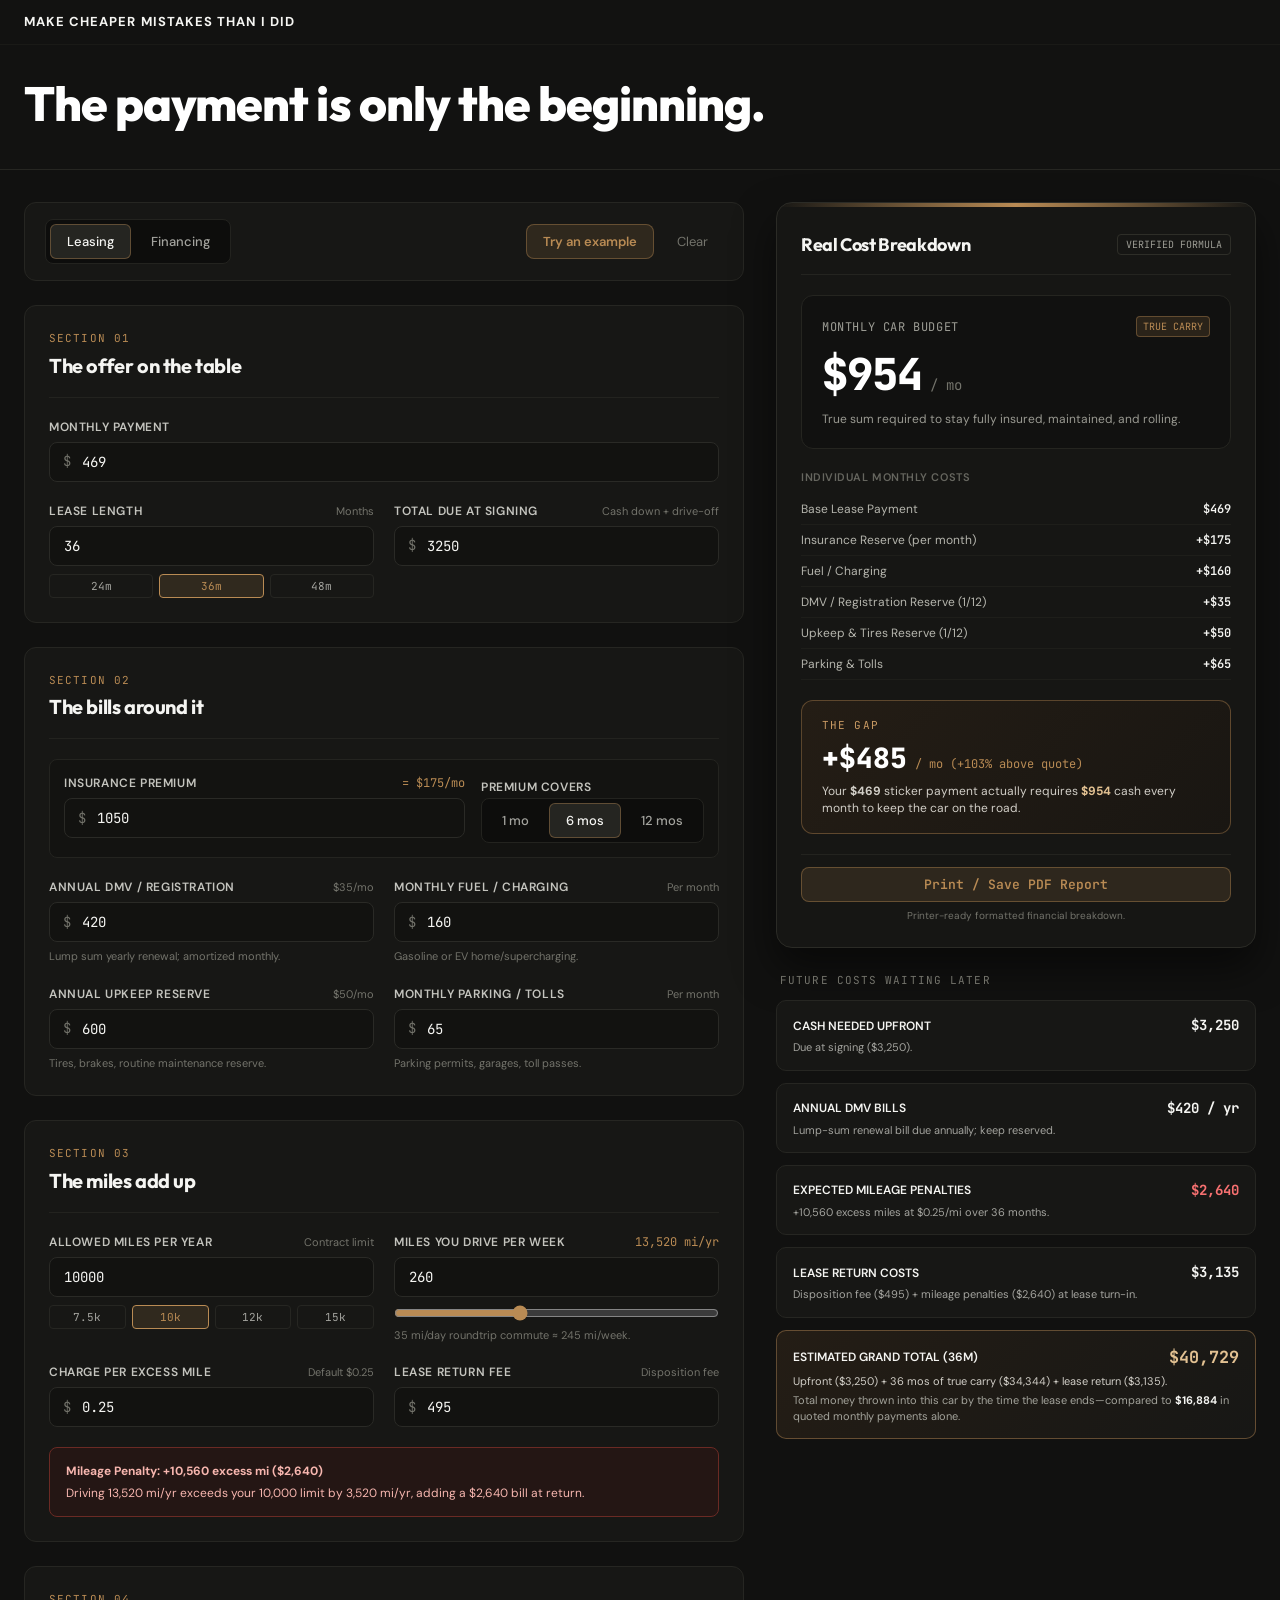
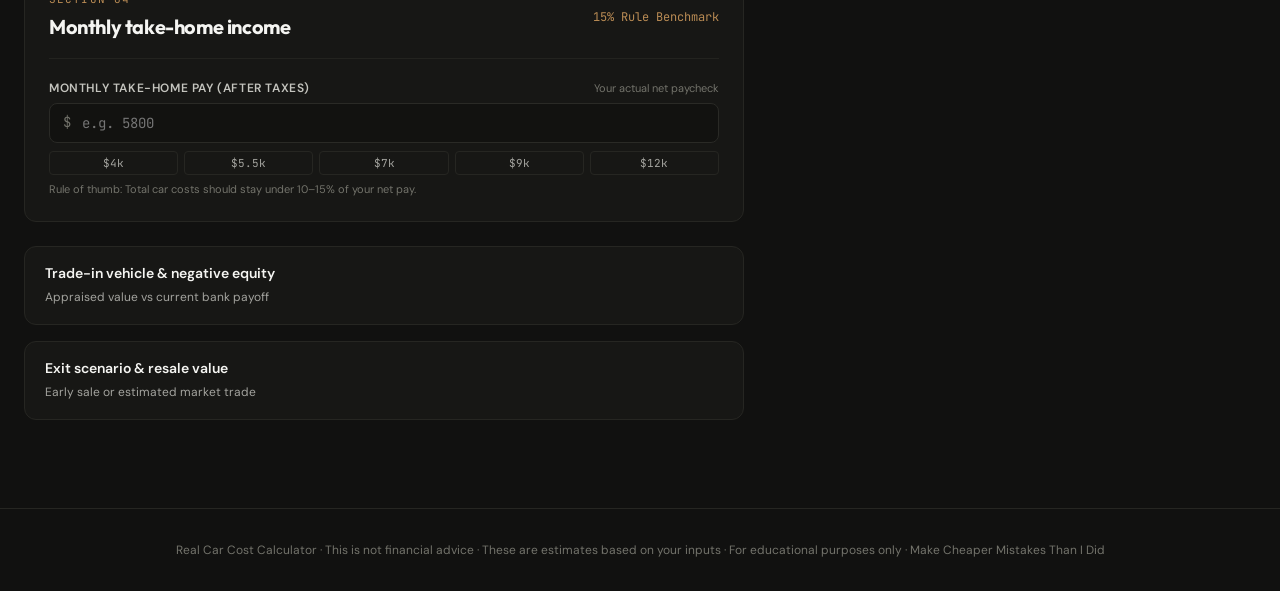
<file: standalone/index.html>
<!DOCTYPE html>
<html lang="en">
<head>
  <meta charset="UTF-8">
  <meta name="viewport" content="width=device-width, initial-scale=1.0">
  <title>Real Car Cost Calculator — Make Cheaper Mistakes</title>
  <link rel="icon" type="image/svg+xml" href="data:image/svg+xml,%3Csvg xmlns='http://www.w3.org/2000/svg' viewBox='0 0 32 32'%3E%3Crect width='32' height='32' rx='7' fill='%23171715'/%3E%3Crect x='1' y='1' width='30' height='30' rx='6' fill='none' stroke='%23b98b54' stroke-width='1.5' stroke-opacity='0.75'/%3E%3Cpath d='M5.5 19.5V16c0-.8.5-1.3 1.3-1.5l3.7-4c.6-.7 1.3-1 2.2-1h5.6c.9 0 1.7.4 2.3 1.1l2.5 3.1 2.8.8c.7.2 1.1.8 1.1 1.6v3.4z' fill='%23f5f5f2'/%3E%3Cpath d='M11.3 14.3l1.6-2.5h4.9l2.3 2.5z' fill='%23171715'/%3E%3Ccircle cx='10.5' cy='20' r='3.5' fill='%23171715'/%3E%3Ccircle cx='10.5' cy='20' r='2.3' fill='%23b98b54'/%3E%3Ccircle cx='10.5' cy='20' r='0.8' fill='%23171715'/%3E%3Ccircle cx='21.5' cy='20' r='3.5' fill='%23171715'/%3E%3Ccircle cx='21.5' cy='20' r='2.3' fill='%23b98b54'/%3E%3Ccircle cx='21.5' cy='20' r='0.8' fill='%23171715'/%3E%3C/svg%3E">
  <meta name="description" content="Calculate true monthly car budget, hidden bills, insurance, DMV reserves, and lease penalties.">
  <link rel="preconnect" href="https://fonts.googleapis.com">
  <link rel="preconnect" href="https://fonts.gstatic.com" crossorigin>
  <link href="https://fonts.googleapis.com/css2?family=DM+Sans:ital,opsz,wght@0,9..40,100..1000;1,9..40,100..1000&family=JetBrains+Mono:wght@400;500;600;700&family=Outfit:wght@400;500;600;700;800&display=swap" rel="stylesheet">
  <link rel="stylesheet" href="style.css">
</head>
<body>
  <!-- Top Bar -->
  <header class="site-header">
    <div class="top-bar">
      <div class="top-bar-left">
        <span class="brand-title">MAKE CHEAPER MISTAKES THAN I DID</span>
      </div>
    </div>

    <!-- Hero Section -->
    <div class="hero-section">
      <div class="hero-content">
        <h1 class="hero-headline" style="margin-bottom: 0;">The payment is only the beginning.</h1>
      </div>
    </div>
  </header>

  <!-- Main 2-Column App Layout -->
  <main class="calculator-container">
    <!-- Left Column: Input Form -->
    <section class="form-column">
      <!-- Toolbar -->
      <div class="toolbar-card">
        <div class="segmented-control" role="group" aria-label="Deal Type">
          <button type="button" id="toggle-lease" class="segment-btn active" data-type="lease">Leasing</button>
          <button type="button" id="toggle-finance" class="segment-btn" data-type="finance">Financing</button>
        </div>
        <div class="toolbar-actions">
          <button type="button" id="btn-example" class="btn-accent">Try an example</button>
          <button type="button" id="btn-clear" class="btn-subtle">Clear</button>
        </div>
      </div>

      <!-- 01 The offer on the table -->
      <div class="section-card">
        <div class="section-header">
          <div>
            <span class="section-kicker">SECTION 01</span>
            <h2 class="section-title">The offer on the table</h2>
          </div>
        </div>

        <div class="input-grid">
          <div class="input-field col-span-2">
            <div class="label-row">
              <label for="quotedPayment">Monthly payment</label>
            </div>
            <div class="input-prefix-wrapper">
              <span class="input-prefix">$</span>
              <input type="number" id="quotedPayment" min="0" step="1" placeholder="e.g. 469" class="input-control font-mono">
            </div>
          </div>

          <div class="input-field">
            <div class="label-row">
              <label for="termMonths" id="term-label">Lease length</label>
              <span class="helper-text">Months</span>
            </div>
            <input type="number" id="termMonths" min="12" max="96" step="1" value="36" class="input-control font-mono">
            <div class="pill-group" id="term-pills">
              <button type="button" class="pill-btn" data-months="24">24m</button>
              <button type="button" class="pill-btn active" data-months="36">36m</button>
              <button type="button" class="pill-btn" data-months="48">48m</button>
            </div>
          </div>

          <div class="input-field">
            <div class="label-row">
              <label for="dueAtSigning">Total due at signing</label>
              <span class="helper-text">Cash down + drive-off</span>
            </div>
            <div class="input-prefix-wrapper">
              <span class="input-prefix">$</span>
              <input type="number" id="dueAtSigning" min="0" step="50" placeholder="e.g. 3000" class="input-control font-mono">
            </div>
          </div>
        </div>
      </div>

      <!-- 02 The bills around it -->
      <div class="section-card">
        <div class="section-header">
          <div>
            <span class="section-kicker">SECTION 02</span>
            <h2 class="section-title">The bills around it</h2>
          </div>
        </div>

        <div class="input-grid">
          <div class="input-field col-span-2 highlight-box">
            <div class="grid-2-1">
              <div>
                <div class="label-row">
                  <label for="insurancePremium">Insurance premium</label>
                  <span id="monthly-insurance-preview" class="highlight-mono">= $0/mo</span>
                </div>
                <div class="input-prefix-wrapper">
                  <span class="input-prefix">$</span>
                  <input type="number" id="insurancePremium" min="0" step="25" placeholder="e.g. 1050" class="input-control font-mono">
                </div>
              </div>
              <div>
                <label class="block-label">Premium covers</label>
                <div class="segmented-control inline-segment" id="insurance-period-group">
                  <button type="button" class="segment-btn" data-period="1">1 mo</button>
                  <button type="button" class="segment-btn active" data-period="6">6 mos</button>
                  <button type="button" class="segment-btn" data-period="12">12 mos</button>
                </div>
              </div>
            </div>
          </div>

          <div class="input-field">
            <div class="label-row">
              <label for="annualDmv">Annual DMV / registration</label>
              <span id="monthly-dmv-preview" class="helper-text">$0/mo</span>
            </div>
            <div class="input-prefix-wrapper">
              <span class="input-prefix">$</span>
              <input type="number" id="annualDmv" min="0" step="25" placeholder="e.g. 420/yr" class="input-control font-mono">
            </div>
            <p class="field-hint">Lump sum yearly renewal; amortized monthly.</p>
          </div>

          <div class="input-field">
            <div class="label-row">
              <label for="monthlyFuel">Monthly fuel / charging</label>
              <span class="helper-text">Per month</span>
            </div>
            <div class="input-prefix-wrapper">
              <span class="input-prefix">$</span>
              <input type="number" id="monthlyFuel" min="0" step="10" placeholder="e.g. 160" class="input-control font-mono">
            </div>
            <p class="field-hint">Gasoline or EV home/supercharging.</p>
          </div>

          <div class="input-field">
            <div class="label-row">
              <label for="annualUpkeep">Annual upkeep reserve</label>
              <span id="monthly-upkeep-preview" class="helper-text">$0/mo</span>
            </div>
            <div class="input-prefix-wrapper">
              <span class="input-prefix">$</span>
              <input type="number" id="annualUpkeep" min="0" step="50" placeholder="e.g. 600/yr" class="input-control font-mono">
            </div>
            <p class="field-hint">Tires, brakes, routine maintenance reserve.</p>
          </div>

          <div class="input-field">
            <div class="label-row">
              <label for="monthlyParking">Monthly parking / tolls</label>
              <span class="helper-text">Per month</span>
            </div>
            <div class="input-prefix-wrapper">
              <span class="input-prefix">$</span>
              <input type="number" id="monthlyParking" min="0" step="10" placeholder="e.g. 50" class="input-control font-mono">
            </div>
            <p class="field-hint">Parking permits, garages, toll passes.</p>
          </div>
        </div>
      </div>

      <!-- 03 The miles add up (Lease Only) -->
      <div class="section-card" id="section-mileage">
        <div class="section-header">
          <div>
            <span class="section-kicker">SECTION 03</span>
            <h2 class="section-title">The miles add up</h2>
          </div>
        </div>

        <div class="input-grid">
          <div class="input-field">
            <div class="label-row">
              <label for="allowedMilesPerYear">Allowed miles per year</label>
              <span class="helper-text">Contract limit</span>
            </div>
            <input type="number" id="allowedMilesPerYear" min="5000" step="500" value="10000" class="input-control font-mono">
            <div class="pill-group" id="mileage-pills">
              <button type="button" class="pill-btn" data-miles="7500">7.5k</button>
              <button type="button" class="pill-btn active" data-miles="10000">10k</button>
              <button type="button" class="pill-btn" data-miles="12000">12k</button>
              <button type="button" class="pill-btn" data-miles="15000">15k</button>
            </div>
          </div>

          <div class="input-field">
            <div class="label-row">
              <label for="milesPerWeek">Miles you drive per week</label>
              <span id="annual-miles-preview" class="highlight-mono">13,000 mi/yr</span>
            </div>
            <input type="number" id="milesPerWeek" min="0" max="1000" step="10" value="250" class="input-control font-mono">
            <input type="range" id="milesPerWeekSlider" min="50" max="600" step="10" value="250" class="slider-control">
            <p class="field-hint">35 mi/day roundtrip commute ≈ 245 mi/week.</p>
          </div>

          <div class="input-field">
            <div class="label-row">
              <label for="chargePerExcessMile">Charge per excess mile</label>
              <span class="helper-text">Default $0.25</span>
            </div>
            <div class="input-prefix-wrapper">
              <span class="input-prefix">$</span>
              <input type="number" id="chargePerExcessMile" min="0.05" max="1.00" step="0.05" value="0.25" class="input-control font-mono">
            </div>
          </div>

          <div class="input-field">
            <div class="label-row">
              <label for="leaseReturnFee">Lease return fee</label>
              <span class="helper-text">Disposition fee</span>
            </div>
            <div class="input-prefix-wrapper">
              <span class="input-prefix">$</span>
              <input type="number" id="leaseReturnFee" min="0" step="50" value="395" class="input-control font-mono">
            </div>
          </div>
        </div>

        <!-- Dynamic Mileage Banner -->
        <div id="mileage-banner" class="alert-box alert-overage">
          <div class="alert-title" id="mileage-banner-title">Expected Mileage Penalty</div>
          <div class="alert-desc" id="mileage-banner-desc">Calculating driving habits...</div>
        </div>
      </div>

      <!-- 04 Monthly take-home income -->
      <div class="section-card" id="section-income">
        <div class="section-header">
          <div>
            <span class="section-kicker">SECTION 04</span>
            <h2 class="section-title">Monthly take-home income</h2>
          </div>
          <span class="section-badge badge-warning">15% Rule Benchmark</span>
        </div>

        <div class="input-grid">
          <div class="input-field col-span-2">
            <div class="label-row">
              <label for="monthlyIncome">Monthly take-home pay (after taxes)</label>
              <span class="helper-text">Your actual net paycheck</span>
            </div>
            <div class="input-prefix-wrapper">
              <span class="input-prefix">$</span>
              <input type="number" id="monthlyIncome" placeholder="e.g. 5800" class="input-control font-mono">
            </div>
            <div class="pill-group" id="income-pills">
              <button type="button" class="pill-btn" data-income="4000">$4k</button>
              <button type="button" class="pill-btn" data-income="5500">$5.5k</button>
              <button type="button" class="pill-btn" data-income="7000">$7k</button>
              <button type="button" class="pill-btn" data-income="9000">$9k</button>
              <button type="button" class="pill-btn" data-income="12000">$12k</button>
            </div>
            <p class="field-hint">Rule of thumb: Total car costs should stay under 10–15% of your net pay.</p>
          </div>
        </div>
      </div>

      <!-- Expandable Sections (Hidden Details) -->
      <div class="accordions-container">
        <!-- Trade-in -->
        <details class="accordion-item" id="accordion-tradein">
          <summary class="accordion-summary">
            <div class="accordion-title-wrap">
              <span class="accordion-title">Trade-in vehicle & negative equity</span>
              <span class="accordion-subtitle" id="tradein-summary-text">Appraised value vs current bank payoff</span>
            </div>
          </summary>
          <div class="accordion-content">
            <label class="checkbox-label">
              <input type="checkbox" id="hasTradeIn"> Include vehicle trade-in on this deal
            </label>
            <div class="input-grid mt-3" id="tradein-fields" style="display:none;">
              <div class="input-field">
                <label for="tradeInPayoff">Current loan payoff</label>
                <div class="input-prefix-wrapper">
                  <span class="input-prefix">$</span>
                  <input type="number" id="tradeInPayoff" placeholder="e.g. 15000" class="input-control font-mono">
                </div>
              </div>
              <div class="input-field">
                <label for="tradeInOffer">Trade-in offer from dealer</label>
                <div class="input-prefix-wrapper">
                  <span class="input-prefix">$</span>
                  <input type="number" id="tradeInOffer" placeholder="e.g. 13000" class="input-control font-mono">
                </div>
              </div>
              <div class="input-field col-span-2" id="negative-equity-card" style="display:none;">
                <div class="underwater-box">
                  <div class="underwater-header">
                    <span id="negative-equity-amount">Negative Equity: $0</span>
                    <span class="underwater-tag">Underwater</span>
                  </div>
                  <label class="block-label">Debt treatment:</label>
                  <div class="segmented-control inline-segment">
                    <button type="button" id="debt-rolled" class="segment-btn active" data-treatment="rolled_in">Roll into monthly payment</button>
                    <button type="button" id="debt-upfront" class="segment-btn" data-treatment="paid_upfront">Pay debt upfront today</button>
                  </div>
                </div>
              </div>
            </div>
          </div>
        </details>

        <!-- Exit Scenario -->
        <details class="accordion-item" id="accordion-exit">
          <summary class="accordion-summary">
            <div class="accordion-title-wrap">
              <span class="accordion-title">Exit scenario & resale value</span>
              <span class="accordion-subtitle" id="exit-summary-text">Early sale or estimated market trade</span>
            </div>
          </summary>
          <div class="accordion-content">
            <label class="checkbox-label">
              <input type="checkbox" id="hasExitScenario"> Simulate selling before or at end of loan
            </label>
            <div class="input-grid mt-3" id="exit-fields" style="display:none;">
              <div class="input-field">
                <label for="exitMonths">Sell after how many months</label>
                <input type="number" id="exitMonths" min="6" max="120" step="6" value="36" class="input-control font-mono">
              </div>
              <div class="input-field">
                <label for="estimatedResaleValue">Estimated resale value</label>
                <div class="input-prefix-wrapper">
                  <span class="input-prefix">$</span>
                  <input type="number" id="estimatedResaleValue" placeholder="e.g. 18000" class="input-control font-mono">
                </div>
              </div>
            </div>
          </div>
        </details>
      </div>
    </section>

    <!-- Right Column: Sticky Receipt -->
    <aside class="receipt-column">
      <div class="receipt-card">
        <div class="receipt-top-trim"></div>

        <div class="receipt-body">
          <div class="receipt-header">
            <div>
              <h3 class="receipt-title">Real Cost Breakdown</h3>
            </div>
            <span class="receipt-pill">VERIFIED FORMULA</span>
          </div>

          <!-- Main Total -->
          <div class="main-total-box">
            <div class="total-label-row">
              <span class="total-label">Monthly car budget</span>
              <span class="total-tag">TRUE CARRY</span>
            </div>
            <div class="total-amount-row">
              <span class="total-amount font-mono" id="receipt-total-budget">$0</span>
              <span class="total-period font-mono">/ mo</span>
            </div>
            <p class="total-subtext">True sum required to stay fully insured, maintained, and rolling.</p>
          </div>

          <!-- Breakdown Rows -->
          <div class="breakdown-list">
            <div class="breakdown-kicker">INDIVIDUAL MONTHLY COSTS</div>

            <div class="breakdown-row">
              <span class="row-label" id="receipt-payment-label">Base Payment</span>
              <span class="row-value font-mono" id="receipt-payment-val">$0</span>
            </div>

            <div class="breakdown-row row-debt" id="receipt-debt-row" style="display:none;">
              <span class="row-label">Rolled-in Trade Debt</span>
              <span class="row-value font-mono" id="receipt-debt-val">+$0</span>
            </div>

            <div class="breakdown-row">
              <span class="row-label">Insurance Reserve (per month)</span>
              <span class="row-value font-mono" id="receipt-insurance-val">+$0</span>
            </div>

            <div class="breakdown-row">
              <span class="row-label">Fuel / Charging</span>
              <span class="row-value font-mono" id="receipt-fuel-val">+$0</span>
            </div>

            <div class="breakdown-row">
              <span class="row-label">DMV / Registration Reserve (1/12)</span>
              <span class="row-value font-mono" id="receipt-dmv-val">+$0</span>
            </div>

            <div class="breakdown-row">
              <span class="row-label">Upkeep & Tires Reserve (1/12)</span>
              <span class="row-value font-mono" id="receipt-upkeep-val">+$0</span>
            </div>

            <div class="breakdown-row">
              <span class="row-label">Parking & Tolls</span>
              <span class="row-value font-mono" id="receipt-parking-val">+$0</span>
            </div>
          </div>

          <!-- The Gap -->
          <div class="gap-card">
            <div class="gap-kicker">THE GAP</div>
            <div class="gap-amount-row">
              <span class="gap-amount font-mono" id="receipt-gap-amount">+$0</span>
              <span class="gap-percentage font-mono" id="receipt-gap-percentage">/ mo (+0%)</span>
            </div>
            <p class="gap-desc" id="receipt-gap-desc">
              Your sticker payment tells only part of the story.
            </p>
          </div>

          <!-- Income Ratio (If Enabled) -->
          <div class="income-ratio-box" id="receipt-income-card" style="display:none;">
            <div class="income-header">
              <span class="income-label">Car budget / take-home pay</span>
              <span class="income-ratio-val font-mono" id="receipt-income-ratio">0.0%</span>
            </div>
            <div class="progress-track">
              <div class="progress-bar" id="receipt-income-bar" style="width:0%;"></div>
            </div>
            <div class="progress-labels font-mono">
              <span>10% Ideal</span>
              <span>15% Max</span>
              <span>20%+ High</span>
            </div>
            <p class="income-status-desc" id="receipt-income-text"></p>
          </div>

          <!-- Print / Save PDF Action -->
          <div style="margin-top: 1rem; padding-top: 0.75rem; border-top: 1px solid #23231f;">
            <button type="button" class="btn-accent" style="width: 100%; font-family: 'JetBrains Mono', monospace;" onclick="window.print()">
              Print / Save PDF Report
            </button>
            <p style="font-size: 0.625rem; color: #73736b; text-align: center; margin-top: 0.375rem;">
              Printer-ready formatted financial breakdown.
            </p>
          </div>
        </div>
      </div>

      <!-- Future Costs Cards -->
      <div class="future-cards-wrap">
        <div class="future-heading">FUTURE COSTS WAITING LATER</div>

        <!-- 1. Cash Needed Upfront -->
        <div class="card-future">
          <div class="future-card-head">
            <span class="future-title">Cash Needed Upfront</span>
            <span class="future-val font-mono" id="future-upfront-val">$0</span>
          </div>
          <p class="future-note" id="future-upfront-note">Due at signing, deposit, and upfront fees.</p>
        </div>

        <!-- 2. Annual DMV Bills -->
        <div class="card-future">
          <div class="future-card-head">
            <span class="future-title">Annual DMV Bills</span>
            <span class="future-val font-mono" id="future-dmv-val">$0 / yr</span>
          </div>
          <p class="future-note" id="future-dmv-note">Lump-sum renewal bill due annually; keep reserved.</p>
        </div>

        <!-- 3. Expected Mileage Penalties -->
        <div class="card-future" id="future-mileage-card">
          <div class="future-card-head">
            <span class="future-title">Expected Mileage Penalties</span>
            <span class="future-val font-mono" id="future-mileage-val">$0</span>
          </div>
          <p class="future-note" id="future-mileage-note">Calculated over full term based on weekly driving.</p>
        </div>

        <!-- 4. Lease Return Costs -->
        <div class="card-future" id="future-return-card">
          <div class="future-card-head">
            <span class="future-title">Lease Return Costs</span>
            <span class="future-val font-mono" id="future-return-val">$0</span>
          </div>
          <p class="future-note" id="future-return-note">Disposition fee plus excess mileage penalties.</p>
        </div>

        <!-- 5. Estimated Grand Total -->
        <div class="card-future" id="future-grand-total-card" style="background: linear-gradient(135deg, #241d15, #171715); border-color: rgba(185, 139, 84, 0.45);">
          <div class="future-card-head">
            <span class="future-title" id="future-grand-total-title">Estimated Grand Total (36m)</span>
            <span class="future-val font-mono" id="future-grand-total-val" style="color: #e2c192; font-size: 1.05rem;">$0</span>
          </div>
          <p class="future-note" id="future-grand-total-note" style="color: #d1cec7;">Total cash spent over full term.</p>
        </div>
      </div>
    </aside>
  </main>

  <footer class="site-footer">
    <div class="footer-inner" style="justify-content: center; text-align: center;">
      <span>Real Car Cost Calculator · This is not financial advice · These are estimates based on your inputs · For educational purposes only · Make Cheaper Mistakes Than I Did</span>
    </div>
  </footer>

  <script src="app.js"></script>
</body>
</html>
</file>
<file: standalone/style.css>
/* Real Car Cost Calculator — Standalone Pure CSS */
:root {
  --bg-main: #111110;
  --bg-card: #171715;
  --bg-elevated: #1e1e1b;
  --bg-input: #121210;
  --accent-gold: #b98b54;
  --accent-gold-hover: #c99a63;
  --accent-gold-dim: rgba(185, 139, 84, 0.15);
  --border-subtle: #262622;
  --border-focus: #b98b54;
  --text-main: #f5f5f2;
  --text-muted: #a3a39e;
  --text-dim: #73736b;
  --color-danger: #f87171;
  --color-success: #4ade80;
  --color-warning: #fbbf24;
}

* {
  box-sizing: border-box;
  margin: 0;
  padding: 0;
}

body {
  background-color: var(--bg-main);
  color: var(--text-main);
  font-family: 'DM Sans', -apple-system, BlinkMacSystemFont, sans-serif;
  line-height: 1.5;
  -webkit-font-smoothing: antialiased;
}

h1, h2, h3, h4 {
  font-family: 'Outfit', sans-serif;
  letter-spacing: -0.02em;
}

.font-mono {
  font-family: 'JetBrains Mono', monospace;
  font-variant-numeric: tabular-nums;
}

/* Header */
.site-header {
  border-bottom: 1px solid var(--border-subtle);
  background-color: rgba(20, 20, 18, 0.95);
  backdrop-filter: blur(10px);
  position: sticky;
  top: 0;
  z-index: 50;
}

.top-bar {
  max-width: 1280px;
  margin: 0 auto;
  padding: 0.75rem 1.5rem;
  display: flex;
  align-items: center;
  justify-content: space-between;
}

.top-bar-left {
  display: flex;
  align-items: center;
  gap: 0.75rem;
}

.brand-title {
  font-size: 0.8125rem;
  font-weight: 700;
  letter-spacing: 0.08em;
  text-transform: uppercase;
  color: var(--text-main);
}

.separator {
  color: var(--text-dim);
}

.badge-tag {
  font-family: 'JetBrains Mono', monospace;
  font-size: 0.6875rem;
  letter-spacing: 0.08em;
  padding: 0.125rem 0.5rem;
  border: 1px solid rgba(185, 139, 84, 0.4);
  background: var(--accent-gold-dim);
  color: var(--accent-gold);
  border-radius: 2px;
}

.hero-section {
  max-width: 1280px;
  margin: 0 auto;
  padding: 2rem 1.5rem 2.5rem;
  border-top: 1px solid #1a1a17;
}

.hero-content {
  max-width: 800px;
}

.hero-eyebrow {
  font-family: 'JetBrains Mono', monospace;
  font-size: 0.75rem;
  letter-spacing: 0.1em;
  color: var(--accent-gold);
  text-transform: uppercase;
  margin-bottom: 0.5rem;
}

.hero-headline {
  font-size: clamp(2rem, 4vw, 3rem);
  font-weight: 800;
  line-height: 1.1;
  color: #fff;
  margin-bottom: 0.75rem;
}

.hero-subtext {
  font-size: 1.125rem;
  color: var(--text-muted);
  margin-bottom: 1.25rem;
}

.context-card {
  padding: 1rem 1.25rem;
  background: var(--bg-card);
  border: 1px solid var(--border-subtle);
  border-radius: 8px;
  font-size: 0.875rem;
  color: #d1d1cc;
  line-height: 1.6;
}

.context-lead {
  color: #e2c192;
}

/* Layout */
.calculator-container {
  max-width: 1280px;
  margin: 2rem auto;
  padding: 0 1.5rem;
  display: grid;
  grid-template-columns: 1fr;
  gap: 2rem;
}

@media (min-width: 1024px) {
  .calculator-container {
    grid-template-columns: 1.2fr 0.8fr;
    align-items: start;
  }
}

/* Toolbar */
.toolbar-card {
  background: var(--bg-card);
  border: 1px solid var(--border-subtle);
  border-radius: 12px;
  padding: 1rem 1.25rem;
  margin-bottom: 1.5rem;
  display: flex;
  flex-wrap: nowrap;
  align-items: center;
  justify-content: space-between;
  gap: 0.75rem;
  overflow-x: auto;
}

.toolbar-actions {
  display: flex;
  align-items: center;
  gap: 0.5rem;
  flex-shrink: 0;
}

.segmented-control {
  display: inline-flex;
  background: #0d0d0c;
  padding: 4px;
  border-radius: 8px;
  border: 1px solid #23231f;
  gap: 4px;
  flex-shrink: 0;
}

.segment-btn {
  background: transparent;
  border: none;
  color: var(--text-muted);
  font-size: 0.8125rem;
  font-weight: 500;
  padding: 0.5rem 1rem;
  border-radius: 6px;
  cursor: pointer;
  transition: all 0.2s;
  font-family: inherit;
  white-space: nowrap;
}

.segment-btn.active {
  background: #252521;
  color: var(--text-main);
  border: 1px solid rgba(185, 139, 84, 0.4);
}

.inline-segment {
  width: 100%;
}
.inline-segment .segment-btn {
  flex: 1;
}

.btn-accent {
  background: var(--accent-gold-dim);
  border: 1px solid rgba(185, 139, 84, 0.4);
  color: var(--accent-gold);
  padding: 0.5rem 1rem;
  border-radius: 8px;
  font-size: 0.8125rem;
  font-weight: 600;
  cursor: pointer;
  transition: background 0.2s;
  font-family: inherit;
  white-space: nowrap;
}
.btn-accent:hover {
  background: rgba(185, 139, 84, 0.25);
}

.btn-subtle {
  background: transparent;
  border: 1px solid transparent;
  color: var(--text-dim);
  padding: 0.5rem 0.875rem;
  border-radius: 8px;
  font-size: 0.8125rem;
  cursor: pointer;
  font-family: inherit;
  white-space: nowrap;
}
.btn-subtle:hover {
  color: var(--text-main);
  background: #22221e;
}

@media (max-width: 639px) {
  .toolbar-card {
    padding: 0.5rem 0.625rem;
    gap: 0.375rem;
  }
  .toolbar-card .segmented-control {
    padding: 2px;
    gap: 2px;
  }
  .toolbar-card .segment-btn {
    padding: 0.375rem 0.5rem;
    font-size: 0.6875rem;
  }
  .toolbar-actions {
    gap: 0.25rem;
  }
  .toolbar-card .btn-accent {
    padding: 0.375rem 0.5rem;
    font-size: 0.6875rem;
  }
  .toolbar-card .btn-subtle {
    padding: 0.375rem 0.4375rem;
    font-size: 0.6875rem;
  }
}

.btn-ghost {
  background: transparent;
  border: 1px solid var(--border-subtle);
  color: var(--text-muted);
  font-size: 0.75rem;
  padding: 0.375rem 0.75rem;
  border-radius: 6px;
  cursor: pointer;
  font-family: inherit;
}
.btn-ghost:hover {
  color: #fff;
  border-color: var(--accent-gold);
}

/* Sections */
.section-card {
  background: var(--bg-card);
  border: 1px solid var(--border-subtle);
  border-radius: 12px;
  padding: 1.5rem;
  margin-bottom: 1.5rem;
}

.section-header {
  display: flex;
  align-items: center;
  justify-content: space-between;
  border-bottom: 1px solid #23231f;
  padding-bottom: 1rem;
  margin-bottom: 1.25rem;
}

.section-kicker {
  font-family: 'JetBrains Mono', monospace;
  font-size: 0.6875rem;
  letter-spacing: 0.1em;
  color: var(--accent-gold);
  text-transform: uppercase;
  display: block;
  margin-bottom: 0.25rem;
}

.section-title {
  font-size: 1.25rem;
  font-weight: 700;
  color: var(--text-main);
}

.section-badge {
  font-size: 0.75rem;
  color: var(--text-muted);
}
.badge-warning {
  color: var(--accent-gold);
  font-family: 'JetBrains Mono', monospace;
}

/* Inputs */
.input-grid {
  display: grid;
  grid-template-columns: 1fr;
  gap: 1.25rem;
}

@media (min-width: 640px) {
  .input-grid {
    grid-template-columns: 1fr 1fr;
  }
  .col-span-2 {
    grid-column: span 2;
  }
}

.input-field {
  display: flex;
  flex-direction: column;
}

.label-row {
  display: flex;
  justify-content: space-between;
  align-items: baseline;
  margin-bottom: 0.375rem;
}

label, .block-label {
  font-size: 0.75rem;
  font-weight: 600;
  text-transform: uppercase;
  letter-spacing: 0.05em;
  color: #c4c4be;
}

.helper-text {
  font-size: 0.6875rem;
  color: var(--text-dim);
}

.highlight-mono {
  font-family: 'JetBrains Mono', monospace;
  font-size: 0.75rem;
  color: var(--accent-gold);
}

.input-prefix-wrapper {
  position: relative;
  display: flex;
  align-items: center;
}

.input-prefix {
  position: absolute;
  left: 0.875rem;
  color: var(--text-dim);
  font-family: 'JetBrains Mono', monospace;
  font-size: 0.875rem;
  pointer-events: none;
}

.input-control {
  width: 100%;
  background: var(--bg-input);
  border: 1px solid #2a2a26;
  border-radius: 8px;
  padding: 0.625rem 0.875rem;
  color: var(--text-main);
  font-size: 0.875rem;
  outline: none;
  transition: border-color 0.2s, box-shadow 0.2s;
}

.input-prefix-wrapper .input-control {
  padding-left: 2rem;
}

.input-control:focus {
  border-color: var(--border-focus);
  box-shadow: 0 0 0 1px var(--border-focus);
}

.field-hint {
  font-size: 0.6875rem;
  color: var(--text-dim);
  margin-top: 0.375rem;
}

.pill-group {
  display: flex;
  gap: 0.375rem;
  margin-top: 0.5rem;
}

.pill-btn {
  flex: 1;
  background: transparent;
  border: 1px solid var(--border-subtle);
  color: var(--text-muted);
  font-family: 'JetBrains Mono', monospace;
  font-size: 0.6875rem;
  padding: 0.25rem 0;
  border-radius: 4px;
  cursor: pointer;
}
.pill-btn:hover {
  border-color: #3f3f38;
  color: #fff;
}
.pill-btn.active {
  border-color: var(--accent-gold);
  color: var(--accent-gold);
  background: var(--accent-gold-dim);
}

.highlight-box {
  background: #131311;
  border: 1px solid #242420;
  border-radius: 8px;
  padding: 0.875rem;
}

.grid-2-1 {
  display: grid;
  grid-template-columns: 1fr;
  gap: 1rem;
}
@media (min-width: 640px) {
  .grid-2-1 {
    grid-template-columns: 2fr 1fr;
  }
}

.slider-control {
  margin-top: 0.5rem;
  width: 100%;
  accent-color: var(--accent-gold);
  cursor: pointer;
}

.alert-box {
  margin-top: 1.25rem;
  padding: 0.875rem 1rem;
  border-radius: 8px;
  font-size: 0.75rem;
  line-height: 1.5;
}
.alert-overage {
  background: #241614;
  border: 1px solid #6b2a24;
  color: #f7b6af;
}
.alert-ok {
  background: #141c16;
  border: 1px solid #204729;
  color: #bce6c6;
}
.alert-title {
  font-weight: 700;
  margin-bottom: 0.25rem;
}

/* Accordions */
.accordions-container {
  display: flex;
  flex-direction: column;
  gap: 1rem;
  margin-bottom: 1.5rem;
}

.accordion-item {
  background: var(--bg-card);
  border: 1px solid var(--border-subtle);
  border-radius: 12px;
  overflow: hidden;
}

.accordion-summary {
  padding: 1rem 1.25rem;
  cursor: pointer;
  user-select: none;
  list-style: none;
}
.accordion-summary::-webkit-details-marker {
  display: none;
}
.accordion-title {
  display: block;
  font-size: 0.875rem;
  font-weight: 600;
  color: var(--text-main);
}
.accordion-subtitle {
  font-size: 0.75rem;
  color: var(--text-muted);
}

.accordion-content {
  padding: 1rem 1.25rem 1.25rem;
  border-top: 1px solid #23231f;
  background: #131311;
}

.checkbox-label {
  display: flex;
  align-items: center;
  gap: 0.5rem;
  font-size: 0.75rem;
  color: #d1d1cc;
  cursor: pointer;
}

.underwater-box {
  background: #271a17;
  border: 1px solid #4a2923;
  border-radius: 8px;
  padding: 0.875rem;
}
.underwater-header {
  display: flex;
  justify-content: space-between;
  font-size: 0.75rem;
  font-weight: 700;
  color: #fca5a5;
  margin-bottom: 0.5rem;
}
.underwater-tag {
  font-size: 0.6875rem;
  color: #e29e98;
  font-weight: normal;
}

/* Receipt Column */
.receipt-column {
  position: relative;
}
@media (min-width: 1024px) {
  .receipt-column {
    position: sticky;
    top: 5rem;
  }
}

.receipt-card {
  background: #161614;
  border: 1px solid #2b2b26;
  border-radius: 16px;
  overflow: hidden;
  box-shadow: 0 20px 40px rgba(0, 0, 0, 0.5);
  margin-bottom: 1.5rem;
}

.receipt-top-trim {
  height: 4px;
  background: linear-gradient(90deg, transparent, var(--accent-gold), transparent);
}

.receipt-body {
  padding: 1.5rem;
}

.receipt-header {
  display: flex;
  align-items: center;
  justify-content: space-between;
  border-bottom: 1px solid #242420;
  padding-bottom: 1rem;
  margin-bottom: 1.25rem;
}

.receipt-kicker {
  font-family: 'JetBrains Mono', monospace;
  font-size: 0.625rem;
  letter-spacing: 0.1em;
  color: var(--accent-gold);
}

.receipt-title {
  font-size: 1.125rem;
  font-weight: 700;
}

.receipt-pill {
  font-family: 'JetBrains Mono', monospace;
  font-size: 0.625rem;
  color: #9c9c94;
  border: 1px solid #2e2e28;
  padding: 0.125rem 0.5rem;
  border-radius: 4px;
}

/* Main Total Box */
.main-total-box {
  background: #111110;
  border: 1px solid #252520;
  border-radius: 12px;
  padding: 1.25rem;
  margin-bottom: 1.25rem;
}

.total-label-row {
  display: flex;
  justify-content: space-between;
  align-items: center;
  margin-bottom: 0.25rem;
}

.total-label {
  font-family: 'JetBrains Mono', monospace;
  font-size: 0.75rem;
  text-transform: uppercase;
  letter-spacing: 0.05em;
  color: #9c9c94;
}

.total-tag {
  font-family: 'JetBrains Mono', monospace;
  font-size: 0.625rem;
  background: var(--accent-gold-dim);
  color: var(--accent-gold);
  border: 1px solid rgba(185, 139, 84, 0.4);
  padding: 0.125rem 0.375rem;
  border-radius: 4px;
}

.total-amount-row {
  display: flex;
  align-items: baseline;
  gap: 0.5rem;
  margin-bottom: 0.25rem;
}

.total-amount {
  font-size: clamp(2rem, 3.5vw, 2.75rem);
  font-weight: 800;
  color: #fff;
  letter-spacing: -0.02em;
}

.total-period {
  font-size: 0.875rem;
  color: #73736b;
}

.total-subtext {
  font-size: 0.75rem;
  color: #999991;
  line-height: 1.4;
}

/* Breakdown List */
.breakdown-list {
  margin-bottom: 1.25rem;
}

.breakdown-kicker {
  font-size: 0.6875rem;
  font-weight: 600;
  letter-spacing: 0.05em;
  color: #66665f;
  margin-bottom: 0.5rem;
}

.breakdown-row {
  display: flex;
  justify-content: space-between;
  padding: 0.375rem 0;
  border-bottom: 1px solid #1e1e1a;
  font-size: 0.75rem;
}

.row-label {
  color: #b5b5ad;
}

.row-value {
  color: #f5f5f2;
  font-weight: 600;
}

.row-debt .row-label, .row-debt .row-value {
  color: #fca5a5;
}

/* The Gap */
.gap-card {
  background: linear-gradient(135deg, #241d15, #191612);
  border: 1px solid rgba(185, 139, 84, 0.4);
  border-radius: 12px;
  padding: 1rem 1.25rem;
  margin-bottom: 1.25rem;
}

.gap-kicker {
  font-family: 'JetBrains Mono', monospace;
  font-size: 0.6875rem;
  letter-spacing: 0.1em;
  color: #c99a63;
  margin-bottom: 0.25rem;
}

.gap-amount-row {
  display: flex;
  align-items: baseline;
  gap: 0.5rem;
  margin-bottom: 0.25rem;
}

.gap-amount {
  font-size: 1.75rem;
  font-weight: 800;
  color: #fff;
}

.gap-percentage {
  font-size: 0.75rem;
  color: var(--accent-gold);
}

.gap-desc {
  font-size: 0.75rem;
  color: #d1cec7;
  line-height: 1.4;
}

/* Income Ratio */
.income-ratio-box {
  background: #111110;
  border: 1px solid #262621;
  border-radius: 10px;
  padding: 1rem;
  margin-bottom: 1.25rem;
}

.income-header {
  display: flex;
  justify-content: space-between;
  font-size: 0.75rem;
  font-weight: 600;
  margin-bottom: 0.5rem;
}

.income-ratio-val {
  font-weight: 700;
}

.progress-track {
  height: 6px;
  background: #242420;
  border-radius: 4px;
  overflow: hidden;
  margin-bottom: 0.375rem;
}

.progress-bar {
  height: 100%;
  background: var(--accent-gold);
  border-radius: 4px;
  transition: width 0.3s;
}

.progress-labels {
  display: flex;
  justify-content: space-between;
  font-size: 0.625rem;
  color: #6e6e67;
  margin-bottom: 0.375rem;
}

.income-status-desc {
  font-size: 0.6875rem;
  line-height: 1.4;
}

/* Future Cards */
.future-cards-wrap {
  display: flex;
  flex-direction: column;
  gap: 0.75rem;
}

.future-heading {
  font-family: 'JetBrains Mono', monospace;
  font-size: 0.6875rem;
  letter-spacing: 0.1em;
  color: var(--text-dim);
  padding: 0 0.25rem;
}

.card-future {
  background: var(--bg-card);
  border: 1px solid var(--border-subtle);
  border-radius: 10px;
  padding: 0.875rem 1rem;
  transition: border-color 0.2s;
}
.card-future:hover {
  border-color: #383832;
}

.future-card-head {
  display: flex;
  justify-content: space-between;
  align-items: center;
  margin-bottom: 0.25rem;
}

.future-title {
  font-size: 0.75rem;
  font-weight: 600;
  text-transform: uppercase;
  color: var(--text-main);
}

.future-val {
  font-size: 0.875rem;
  font-weight: 700;
  color: var(--text-main);
}

.future-note {
  font-size: 0.6875rem;
  color: var(--text-muted);
  line-height: 1.4;
}

/* Footer */
.site-footer {
  border-top: 1px solid var(--border-subtle);
  padding: 2rem 1.5rem;
  margin-top: 4rem;
  text-align: center;
  font-size: 0.75rem;
  color: var(--text-dim);
}

.footer-inner {
  max-width: 1280px;
  margin: 0 auto;
  display: flex;
  flex-wrap: wrap;
  justify-content: space-between;
  gap: 1rem;
}

.footer-tag {
  font-family: 'JetBrains Mono', monospace;
  color: #8c8c85;
}

/* Print Styles */
@media print {
  body {
    background: #fff;
    color: #000;
  }
  .site-header, .toolbar-card, .accordions-container, .btn-ghost {
    display: none !important;
  }
  .calculator-container {
    display: block;
  }
  .receipt-card {
    border: 1px solid #ccc;
    background: #fff;
    color: #000;
    box-shadow: none;
  }
  .total-amount, .row-value, .gap-amount {
    color: #000 !important;
  }
}
</file>
